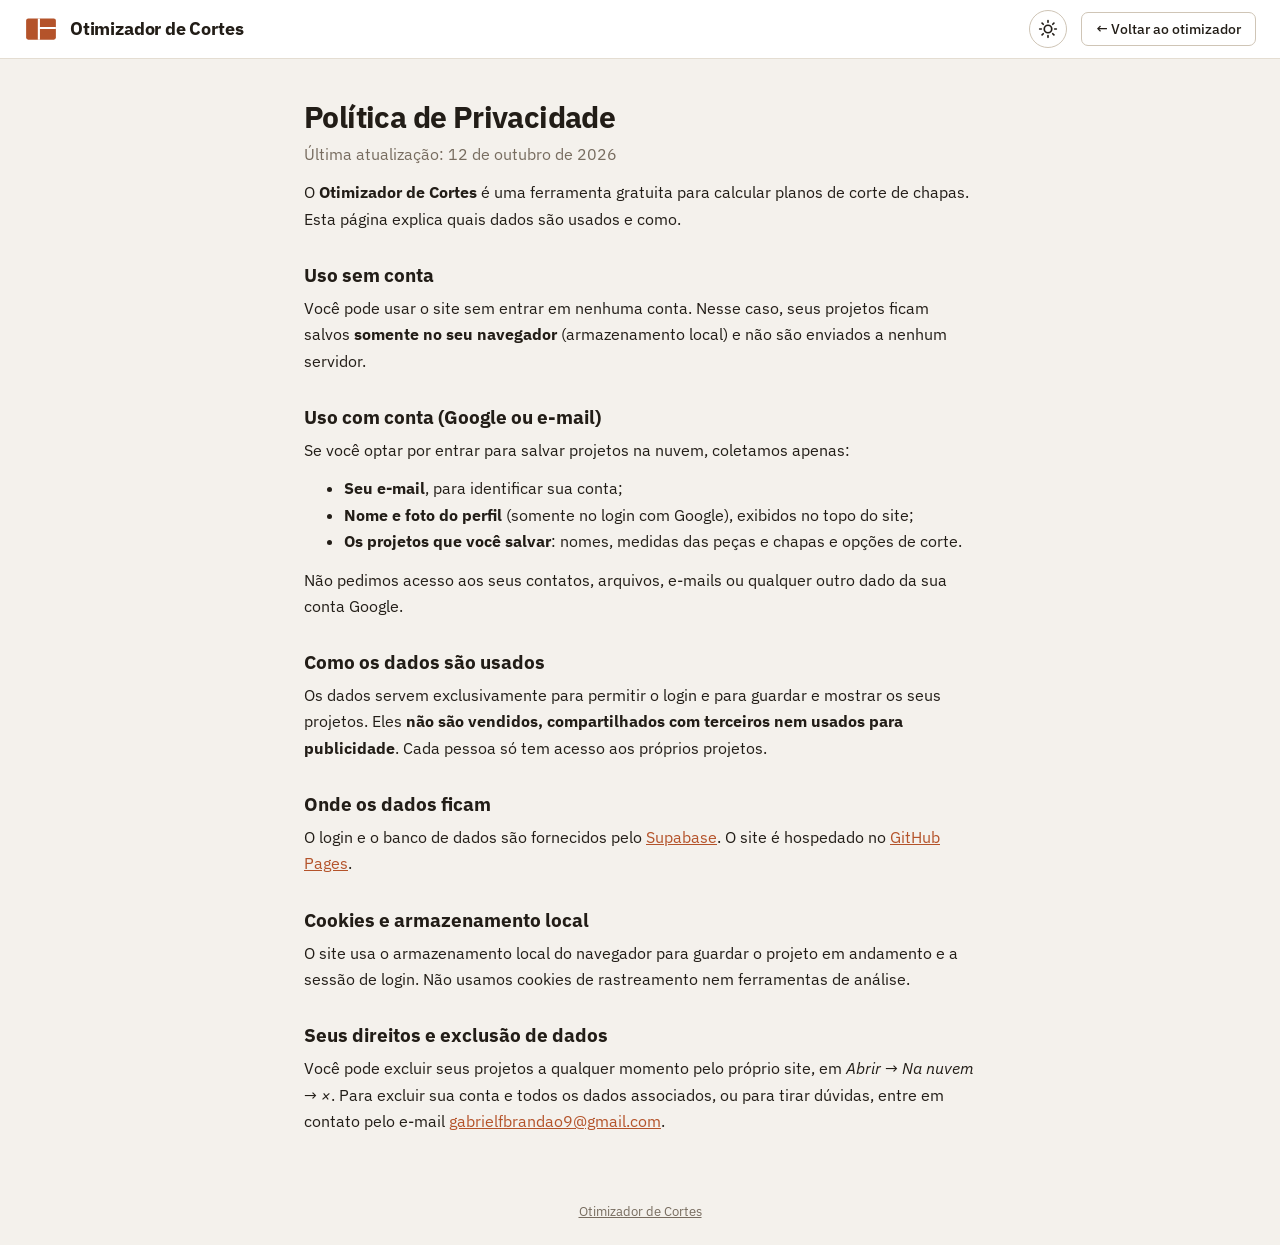
<file: privacidade.html>
<!doctype html>
<html lang="pt-BR">
<head>
  <meta charset="utf-8">
  <meta name="viewport" content="width=device-width, initial-scale=1">
  <title>Política de Privacidade · Otimizador de Cortes</title>
  <meta name="description" content="Política de privacidade do Otimizador de Cortes.">
  <link rel="icon" href="data:image/svg+xml,%3Csvg xmlns='http://www.w3.org/2000/svg' viewBox='0 0 32 32'%3E%3Crect x='2' y='6' width='28' height='20' rx='2' fill='%23b4532a'/%3E%3Cpath d='M14 6v20M14 15h16' stroke='%23fff' stroke-width='2'/%3E%3C/svg%3E">
  <link rel="preconnect" href="https://fonts.googleapis.com">
  <link rel="preconnect" href="https://fonts.gstatic.com" crossorigin>
  <link href="https://fonts.googleapis.com/css2?family=IBM+Plex+Mono:wght@400;500&family=IBM+Plex+Sans:wght@400;500;600;700&display=swap" rel="stylesheet">
  <script>
    // Aplica o tema escolhido antes de desenhar a página (evita piscar a cor errada).
    try {
      var t = localStorage.getItem('otimizador:tema');
      if (t === 'light' || t === 'dark') document.documentElement.dataset.theme = t;
    } catch (e) { /* sem armazenamento */ }
  </script>
  <link rel="stylesheet" href="css/style.css">
</head>
<body>
  <header class="topbar">
    <a class="brand" href="./">
      <svg viewBox="0 0 32 32" aria-hidden="true"><rect x="2" y="6" width="28" height="20" rx="2"/><path d="M14 6v20M14 15h16"/></svg>
      <div>
        <h1>Otimizador de Cortes</h1>
        <p>Plano de corte para chapas</p>
      </div>
    </a>
    <button type="button" class="theme-btn" id="btnTheme" aria-label="Mudar para o modo escuro" title="Mudar para o modo escuro">
      <svg class="sun" viewBox="0 0 24 24" aria-hidden="true"><circle cx="12" cy="12" r="4.5"/><path d="M12 2v2M12 20v2M4.9 4.9l1.4 1.4M17.7 17.7l1.4 1.4M2 12h2M20 12h2M4.9 19.1l1.4-1.4M17.7 6.3l1.4-1.4"/></svg>
      <svg class="moon" viewBox="0 0 24 24" aria-hidden="true"><path d="M20.5 14.5A8.5 8.5 0 0 1 9.5 3.5a8.5 8.5 0 1 0 11 11z"/></svg>
    </button>
    <a class="btn back-link" href="./">← Voltar ao otimizador</a>
  </header>

  <main class="doc">
    <h1>Política de Privacidade</h1>
    <p class="muted">Última atualização: 12 de outubro de 2026</p>

    <p>O <strong>Otimizador de Cortes</strong> é uma ferramenta gratuita para calcular planos de corte de chapas.
      Esta página explica quais dados são usados e como.</p>

    <h2>Uso sem conta</h2>
    <p>Você pode usar o site sem entrar em nenhuma conta. Nesse caso, seus projetos ficam salvos
      <strong>somente no seu navegador</strong> (armazenamento local) e não são enviados a nenhum servidor.</p>

    <h2>Uso com conta (Google ou e-mail)</h2>
    <p>Se você optar por entrar para salvar projetos na nuvem, coletamos apenas:</p>
    <ul>
      <li><strong>Seu e-mail</strong>, para identificar sua conta;</li>
      <li><strong>Nome e foto do perfil</strong> (somente no login com Google), exibidos no topo do site;</li>
      <li><strong>Os projetos que você salvar</strong>: nomes, medidas das peças e chapas e opções de corte.</li>
    </ul>
    <p>Não pedimos acesso aos seus contatos, arquivos, e-mails ou qualquer outro dado da sua conta Google.</p>

    <h2>Como os dados são usados</h2>
    <p>Os dados servem exclusivamente para permitir o login e para guardar e mostrar os seus projetos.
      Eles <strong>não são vendidos, compartilhados com terceiros nem usados para publicidade</strong>.
      Cada pessoa só tem acesso aos próprios projetos.</p>

    <h2>Onde os dados ficam</h2>
    <p>O login e o banco de dados são fornecidos pelo <a href="https://supabase.com/privacy" target="_blank" rel="noopener">Supabase</a>.
      O site é hospedado no <a href="https://docs.github.com/pt/site-policy/privacy-policies/github-general-privacy-statement" target="_blank" rel="noopener">GitHub Pages</a>.</p>

    <h2>Cookies e armazenamento local</h2>
    <p>O site usa o armazenamento local do navegador para guardar o projeto em andamento e a sessão de login.
      Não usamos cookies de rastreamento nem ferramentas de análise.</p>

    <h2>Seus direitos e exclusão de dados</h2>
    <p>Você pode excluir seus projetos a qualquer momento pelo próprio site, em <em>Abrir → Na nuvem → ×</em>.
      Para excluir sua conta e todos os dados associados, ou para tirar dúvidas, entre em contato pelo e-mail
      <a href="mailto:gabrielfbrandao9@gmail.com">gabrielfbrandao9@gmail.com</a>.</p>
  </main>

  <footer class="footer">
    <a href="./">Otimizador de Cortes</a>
  </footer>
  <script src="js/theme.js"></script>
</body>
</html>
</file>
<file: css/style.css>
:root {
  --bg: #f4f1ec;
  --surface: #ffffff;
  --surface-2: #faf8f5;
  --ink: #221d17;
  --muted: #776c5f;
  --line: #e4ddd2;
  --line-strong: #cfc5b6;
  --accent: #b4532a;
  --accent-ink: #ffffff;
  --accent-soft: #f6e5dc;
  --danger: #b42318;
  --danger-soft: #fdecea;
  --ok: #2f7d4f;
  --radius: 10px;
  --shadow: 0 1px 2px rgba(40, 30, 20, 0.06), 0 4px 16px rgba(40, 30, 20, 0.05);
  --sans: 'IBM Plex Sans', 'Segoe UI', system-ui, sans-serif;
  --mono: 'IBM Plex Mono', ui-monospace, Consolas, monospace;
  color-scheme: light;
}

/* Tema escuro: pelo sistema (se a pessoa não escolheu "claro") ou escolhido no botão */
@media (prefers-color-scheme: dark) {
  :root:not([data-theme='light']) {
    --bg: #171411;
    --surface: #211d19;
    --surface-2: #1b1815;
    --ink: #efe8de;
    --muted: #a59a8c;
    --line: #342e27;
    --line-strong: #4a4238;
    --accent: #e0794a;
    --accent-ink: #1b120c;
    --accent-soft: #3a2519;
    --danger: #f2877c;
    --danger-soft: #3a1d1a;
    --ok: #6cc28f;
    --shadow: 0 1px 2px rgba(0, 0, 0, 0.3);
    color-scheme: dark;
  }
}

:root[data-theme='dark'] {
  --bg: #171411;
  --surface: #211d19;
  --surface-2: #1b1815;
  --ink: #efe8de;
  --muted: #a59a8c;
  --line: #342e27;
  --line-strong: #4a4238;
  --accent: #e0794a;
  --accent-ink: #1b120c;
  --accent-soft: #3a2519;
  --danger: #f2877c;
  --danger-soft: #3a1d1a;
  --ok: #6cc28f;
  --shadow: 0 1px 2px rgba(0, 0, 0, 0.3);
  color-scheme: dark;
}

* { box-sizing: border-box; }

html, body { margin: 0; }

body {
  background: var(--bg);
  color: var(--ink);
  font: 15px/1.45 var(--sans);
  -webkit-font-smoothing: antialiased;
  min-height: 100vh;
  display: flex;
  flex-direction: column;
}

h1, h2, h3 { margin: 0; line-height: 1.2; }
.muted { color: var(--muted); }
.mono { font-family: var(--mono); font-size: 0.92em; }

/* ---------- Topo ---------- */

.topbar {
  display: flex;
  align-items: center;
  gap: 14px;
  padding: 10px 24px;
  background: var(--surface);
  border-bottom: 1px solid var(--line);
  position: sticky;
  top: 0;
  z-index: 10;
}

.brand { display: flex; align-items: center; gap: 12px; flex: none; }
.brand svg { width: 34px; height: 34px; flex: none; }
.brand svg rect { fill: var(--accent); }
.brand svg path { stroke: var(--surface); stroke-width: 2; fill: none; }
.brand h1 { font-size: 18px; font-weight: 700; letter-spacing: -0.01em; white-space: nowrap; }
.brand p { margin: 0; font-size: 12.5px; color: var(--muted); white-space: nowrap; }

/* Alternar entre os sites (Otimizador de Cortes / Orçamentos) */
.app-switch { display: inline-flex; align-items: center; gap: 2px; padding: 3px; flex: none; border: 1px solid var(--line); border-radius: 99px; background: var(--surface-2); }
.app-switch a { display: inline-flex; align-items: center; gap: 6px; padding: 5px 12px; border-radius: 99px; color: var(--muted); font-size: 13px; font-weight: 500; text-decoration: none; white-space: nowrap; }
.app-switch a[href]:hover { color: var(--ink); background: var(--surface); }
.app-switch a.on { background: var(--surface); color: var(--accent); box-shadow: 0 1px 2px rgba(0, 0, 0, 0.1); cursor: default; }
.app-switch svg { width: 16px; height: 16px; flex: none; fill: none; stroke: currentColor; stroke-width: 1.8; stroke-linecap: round; stroke-linejoin: round; }

/* Projeto: nome + ações, na mesma linha */
.project { display: flex; align-items: center; gap: 4px; flex: 1 1 auto; min-width: 0; }
.project .project-name { flex: 0 1 240px; min-width: 120px; width: 240px; font-weight: 500; margin-right: 6px; }
.tb-btn {
  display: inline-flex;
  align-items: center;
  gap: 6px;
  height: 36px;
  padding: 0 11px;
  border: 0;
  border-radius: 8px;
  background: none;
  color: var(--muted);
  font-weight: 500;
  font-size: 14px;
  white-space: nowrap;
  cursor: pointer;
  list-style: none;
}
.tb-btn:hover, .dropdown[open] > summary.tb-btn { background: var(--surface-2); color: var(--ink); }
.tb-btn svg { width: 18px; height: 18px; flex: none; fill: none; stroke: currentColor; stroke-width: 1.8; stroke-linecap: round; stroke-linejoin: round; }
.tb-btn .caret { width: 14px; height: 14px; margin-left: -2px; }
.tb-btn .ico-more { display: none; fill: currentColor; stroke: none; }

.top-right { display: flex; align-items: center; gap: 10px; margin-left: auto; flex: none; }

/* Status do salvamento (como no orcamento-marcenaria) */
.sync {
  display: inline-flex;
  align-items: center;
  gap: 6px;
  padding: 4px 10px;
  border: 0;
  border-radius: 99px;
  background: var(--surface-2);
  color: var(--muted);
  font: 500 12.5px var(--sans);
  white-space: nowrap;
  cursor: pointer;
}
.sync::before { content: ''; width: 7px; height: 7px; border-radius: 50%; background: currentColor; flex: none; }
.sync[data-state='saved'] { color: var(--ok); }
.sync[data-state='saving'] { color: var(--muted); }
.sync[data-state='error'] { color: var(--danger); background: var(--danger-soft); }
.sync[data-state='offline'] { color: var(--danger); background: var(--danger-soft); }

.mobile-only { display: none; }
.mobile-only[hidden] { display: none !important; }

/* Botão de tema claro/escuro */
.theme-btn {
  display: inline-grid;
  place-items: center;
  width: 38px;
  height: 38px;
  flex: none;
  border: 1px solid var(--line-strong);
  border-radius: 50%;
  background: var(--surface);
  color: var(--ink);
  cursor: pointer;
  transition: background 0.15s, border-color 0.15s;
}
.theme-btn:hover { background: var(--accent-soft); border-color: var(--accent); color: var(--accent); }
.theme-btn svg { width: 20px; height: 20px; fill: none; stroke: currentColor; stroke-width: 2; stroke-linecap: round; stroke-linejoin: round; }
.theme-btn .moon { display: none; }
.theme-dark .theme-btn .sun { display: none; }
.theme-dark .theme-btn .moon { display: block; }

/* Conta */
.account { display: flex; align-items: center; gap: 4px; padding-left: 8px; margin-left: 4px; border-left: 1px solid var(--line); }
.account[hidden] { display: none; }
.user { display: inline-flex; align-items: center; gap: 8px; min-width: 0; }
.avatar {
  display: inline-grid;
  place-items: center;
  width: 30px;
  height: 30px;
  border-radius: 50%;
  background: var(--accent-soft);
  color: var(--accent);
  font-weight: 600;
  font-size: 14px;
  object-fit: cover;
  flex: none;
}
.user-email { max-width: 180px; overflow: hidden; text-overflow: ellipsis; white-space: nowrap; font-size: 13.5px; }

/* ---------- Controles ---------- */

input, select, button { font: inherit; color: inherit; }

input[type='text'], input[type='email'], input[type='number'], select {
  width: 100%;
  min-width: 0;
  height: 34px;
  padding: 0 9px;
  border: 1px solid var(--line-strong);
  border-radius: 7px;
  background: var(--surface);
  transition: border-color 0.15s, box-shadow 0.15s;
}
input[type='number'] { font-family: var(--mono); font-size: 14px; text-align: right; padding-right: 6px; }
input:focus, select:focus {
  outline: none;
  border-color: var(--accent);
  box-shadow: 0 0 0 3px var(--accent-soft);
}
select:disabled { opacity: 0.45; }

.btn {
  display: inline-flex;
  align-items: center;
  justify-content: center;
  gap: 6px;
  height: 34px;
  padding: 0 14px;
  border: 1px solid var(--line-strong);
  border-radius: 7px;
  background: var(--surface);
  font-weight: 500;
  font-size: 14px;
  cursor: pointer;
  white-space: nowrap;
  transition: background 0.15s, border-color 0.15s;
}
.btn:hover { background: var(--surface-2); border-color: var(--muted); }
.btn.ghost { border-color: transparent; color: var(--muted); }
.btn.primary {
  background: var(--accent);
  border-color: var(--accent);
  color: var(--accent-ink);
}
.btn.primary:hover { filter: brightness(1.07); background: var(--accent); }
.btn.big { height: 46px; font-size: 16px; font-weight: 600; width: 100%; }
.btn:disabled { opacity: 0.7; cursor: progress; }

.icon {
  width: 30px;
  height: 30px;
  border: 0;
  border-radius: 6px;
  background: transparent;
  color: var(--muted);
  font-size: 20px;
  line-height: 1;
  cursor: pointer;
}
.icon:hover { background: var(--danger-soft); color: var(--danger); }

:focus-visible { outline: 2px solid var(--accent); outline-offset: 2px; }

/* Menu Arquivo */
.dropdown { position: relative; }
.dropdown summary { list-style: none; }
.dropdown summary::-webkit-details-marker { display: none; }
.dropdown .menu {
  position: absolute;
  right: 0;
  top: calc(100% + 6px);
  min-width: 230px;
  padding: 6px;
  background: var(--surface);
  border: 1px solid var(--line);
  border-radius: var(--radius);
  box-shadow: 0 10px 30px rgba(0, 0, 0, 0.15);
  z-index: 20;
}
.dropdown .menu button {
  display: block;
  width: 100%;
  text-align: left;
  padding: 8px 10px;
  border: 0;
  border-radius: 6px;
  background: none;
  cursor: pointer;
  font-size: 14px;
}
.dropdown .menu button:hover { background: var(--surface-2); }
.dropdown hr { border: 0; border-top: 1px solid var(--line); margin: 6px 0; }

/* ---------- Layout ---------- */

.layout {
  flex: 1;
  display: grid;
  grid-template-columns: minmax(0, 560px) minmax(0, 1fr);
  gap: 24px;
  padding: 24px;
  align-items: start;
}

.inputs { display: flex; flex-direction: column; gap: 16px; position: sticky; top: 84px; max-height: calc(100vh - 100px); overflow-y: auto; padding-bottom: 4px; }

.card {
  background: var(--surface);
  border: 1px solid var(--line);
  border-radius: var(--radius);
  box-shadow: var(--shadow);
  padding: 16px;
}
.card-head { display: flex; align-items: baseline; justify-content: space-between; gap: 8px; margin-bottom: 10px; }
.card-head h2 { font-size: 15px; font-weight: 600; text-transform: uppercase; letter-spacing: 0.06em; }
.card-head .muted { font-size: 13px; }
.card-actions { display: flex; gap: 8px; margin-top: 10px; }

/* ---------- Tabelas ---------- */

.table-wrap { overflow-x: auto; margin: 0 -4px; padding: 0 4px; }
.grid { width: 100%; border-collapse: collapse; }
.grid th {
  font-size: 12px;
  font-weight: 500;
  color: var(--muted);
  text-align: left;
  padding: 0 3px 6px;
  white-space: nowrap;
}
.grid td { padding: 3px; vertical-align: middle; }
.grid .c-n { width: 30px; }
.grid .c-on { width: 26px; text-align: center; }
.grid .c-on input { width: 17px; height: 17px; margin: 0; accent-color: var(--accent); cursor: pointer; vertical-align: middle; }
.grid tr.off td:not(.c-on) { opacity: 0.4; }
.grid tr.off input[type='text'] { text-decoration: line-through; }
.grid .c-num { width: 82px; min-width: 74px; }
.grid .c-qty { width: 58px; min-width: 52px; }
.grid .c-grain { width: 92px; min-width: 86px; }
.grid .c-stock { width: 120px; min-width: 110px; }
.pieces.one-stock .c-stock { display: none; }
.grid .c-del { width: 32px; }
.grid th.c-num, .grid th.c-qty { text-align: right; padding-right: 9px; }
.grid td:nth-child(2) input, .stocks td:first-child input { min-width: 96px; }
.grid select { padding: 0 4px; font-size: 13px; }

.swatch {
  display: inline-grid;
  place-items: center;
  width: 24px;
  height: 24px;
  border-radius: 6px;
  font: 500 11px var(--mono);
  color: #1d1712;
}

/* ---------- Opções ---------- */

.options { display: grid; grid-template-columns: repeat(2, minmax(0, 1fr)); gap: 12px; }
.field { display: flex; flex-direction: column; gap: 4px; font-size: 13px; color: var(--muted); }
.check { display: flex; gap: 10px; align-items: flex-start; grid-column: 1 / -1; font-size: 14px; cursor: pointer; }
.check input { width: 17px; height: 17px; margin: 2px 0 0; accent-color: var(--accent); flex: none; }
.check small { display: block; color: var(--muted); font-size: 12.5px; }
.check.inline { display: inline-flex; align-items: center; gap: 6px; font-size: 13.5px; }
.check.inline input { margin: 0; }

/* ---------- Resultados ---------- */

.results { min-width: 0; transition: opacity 0.2s; }
.results.stale { opacity: 0.55; }

.empty {
  display: grid;
  place-items: center;
  min-height: 300px;
  border: 1.5px dashed var(--line-strong);
  border-radius: var(--radius);
  color: var(--muted);
  text-align: center;
  padding: 24px;
}

.results-head { display: flex; justify-content: space-between; align-items: flex-end; gap: 12px; flex-wrap: wrap; margin-bottom: 14px; }
.results-head h2 { font-size: 22px; letter-spacing: -0.01em; }
.results-head p { margin: 4px 0 0; font-size: 13.5px; }
.results-actions { display: flex; gap: 8px; }

.stats {
  display: grid;
  grid-template-columns: repeat(auto-fit, minmax(150px, 1fr));
  gap: 10px;
  margin-bottom: 14px;
}
.stat {
  background: var(--surface);
  border: 1px solid var(--line);
  border-radius: var(--radius);
  padding: 12px 14px;
  display: flex;
  flex-direction: column;
  gap: 2px;
}
.stat-label { font-size: 12px; color: var(--muted); text-transform: uppercase; letter-spacing: 0.05em; }
.stat-value { font: 600 22px var(--mono); letter-spacing: -0.02em; }
.stat-sub { font-size: 12.5px; color: var(--muted); }
.bar { display: block; height: 5px; margin-top: 6px; background: var(--line); border-radius: 3px; overflow: hidden; }
.bar span { display: block; height: 100%; background: var(--ok); border-radius: 3px; }

.alert {
  background: var(--danger-soft);
  border: 1px solid var(--danger);
  color: var(--ink);
  border-radius: var(--radius);
  padding: 12px 16px;
  margin-bottom: 14px;
  font-size: 14px;
}
.alert strong { color: var(--danger); }
.alert ul { margin: 6px 0; padding-left: 20px; }
.alert p { margin: 0; color: var(--muted); }

/* Painel "Estatísticas" */
.panel {
  background: var(--surface);
  border: 1px solid var(--line);
  border-radius: var(--radius);
  box-shadow: var(--shadow);
  margin-bottom: 14px;
}
.panel > summary, .cuts > summary {
  display: flex;
  align-items: center;
  gap: 8px;
  cursor: pointer;
  list-style: none;
  font-weight: 600;
}
.panel > summary::-webkit-details-marker, .cuts > summary::-webkit-details-marker { display: none; }
.panel > summary::after, .cuts > summary::after {
  content: '';
  width: 7px;
  height: 7px;
  margin-left: auto;
  border-right: 2px solid var(--muted);
  border-bottom: 2px solid var(--muted);
  transform: rotate(45deg) translateY(-2px);
  transition: transform 0.15s;
}
details[open] > summary::after { transform: rotate(-135deg) translateY(-2px); }
.panel > summary { padding: 12px 16px; font-size: 15px; text-transform: uppercase; letter-spacing: 0.06em; }
.panel[open] > summary { border-bottom: 1px solid var(--line); }

.kv { width: 100%; border-collapse: collapse; font-size: 14px; }
.kv th, .kv td { padding: 8px 16px; text-align: left; vertical-align: top; }
.kv th { font-weight: 500; color: var(--muted); width: 42%; }
.kv tr:nth-child(odd) { background: var(--surface-2); }
.kv td { line-height: 1.7; }

/* Estatísticas por chapa (navegação ‹ 1 / N ›) */
.pager { display: inline-flex; align-items: center; gap: 4px; margin-left: 12px; text-transform: none; letter-spacing: 0; font-weight: 500; }
.pager-label { font-family: var(--mono); font-size: 14px; min-width: 52px; text-align: center; }
.pager-btn {
  width: 30px;
  height: 30px;
  border: 1px solid var(--line-strong);
  border-radius: 7px;
  background: var(--surface);
  font-size: 18px;
  line-height: 1;
  cursor: pointer;
}
.pager-btn:hover:not(:disabled) { background: var(--accent-soft); border-color: var(--accent); color: var(--accent); }
.pager-btn:disabled { opacity: 0.4; cursor: default; }
.link { border: 0; background: none; padding: 0; margin-left: 8px; color: var(--accent); font-size: 13px; cursor: pointer; text-decoration: underline; }

/* Sequência de cortes */
.cuts { margin-top: 12px; border-top: 1px solid var(--line); padding-top: 10px; }
.cuts > summary { font-size: 14px; padding: 4px 0; }
.cuts-help { font-size: 12.5px; margin: 6px 0 8px; }
.cut-table { width: 100%; border-collapse: collapse; font-size: 13.5px; }
.cut-table th { text-align: left; font-size: 12px; font-weight: 500; color: var(--muted); padding: 6px 8px; border-bottom: 1px solid var(--line-strong); white-space: nowrap; }
.cut-table td { padding: 6px 8px; border-bottom: 1px solid var(--line); vertical-align: middle; white-space: nowrap; }
.cut-table td.num { font-family: var(--mono); color: var(--muted); }
.cut-res { display: flex; align-items: center; flex-wrap: wrap; gap: 4px 6px; white-space: normal; }
.cut-res .dot { display: inline-block; }
.sep-bar { color: var(--line-strong); }
.tag { font-size: 11px; padding: 1px 6px; border-radius: 99px; background: var(--accent-soft); color: var(--accent); }

/* Barra de visualização das chapas */
.viewbar {
  display: flex;
  flex-wrap: wrap;
  align-items: center;
  gap: 10px 18px;
  padding: 10px 12px;
  margin-bottom: 10px;
  background: var(--surface);
  border: 1px solid var(--line);
  border-radius: var(--radius);
}
.vb-group { display: inline-flex; align-items: center; gap: 6px; }
.vb-label { font-size: 12px; color: var(--muted); text-transform: uppercase; letter-spacing: 0.05em; margin-right: 2px; }
.vb-val { font: 500 13px var(--mono); min-width: 44px; text-align: center; }
.vb-btn {
  min-width: 32px;
  height: 30px;
  padding: 0 8px;
  border: 1px solid var(--line-strong);
  border-radius: 7px;
  background: var(--surface);
  font-weight: 600;
  font-size: 15px;
  line-height: 1;
  cursor: pointer;
}
.vb-btn.small-a { font-size: 12px; }
.vb-btn:hover:not(:disabled) { background: var(--accent-soft); border-color: var(--accent); color: var(--accent); }
.vb-btn:disabled { opacity: 0.4; cursor: default; }
.seg { gap: 0; }
.seg-btn {
  height: 30px;
  padding: 0 12px;
  border: 1px solid var(--line-strong);
  background: var(--surface);
  font-size: 13px;
  cursor: pointer;
}
.seg-btn:first-child { border-radius: 7px 0 0 7px; }
.seg-btn:last-child { border-radius: 0 7px 7px 0; border-left: 0; }
.seg-btn.on { background: var(--accent); border-color: var(--accent); color: var(--accent-ink); font-weight: 500; }

.stepper { display: flex; align-items: center; flex-wrap: wrap; gap: 8px; margin-top: 10px; font-size: 14px; }
.step-label { min-width: 130px; text-align: center; }
.cut-table tr.current td { background: var(--accent-soft); }
.cut-table tr.current td.num { color: var(--accent); font-weight: 600; }

.view-toggles { display: flex; gap: 18px; flex-wrap: wrap; margin-bottom: 12px; }

.sheets { display: flex; flex-direction: column; gap: 16px; }
.sheet {
  background: var(--surface);
  border: 1px solid var(--line);
  border-radius: var(--radius);
  box-shadow: var(--shadow);
  padding: 14px 16px 16px;
  break-inside: avoid;
}
.sheet header { display: flex; align-items: center; gap: 12px; margin-bottom: 10px; }
.sheet header > div:first-child { flex: 1; min-width: 0; }
.sheet h3 { font-size: 16px; display: flex; align-items: center; gap: 8px; }
.sheet header p { margin: 2px 0 0; font-size: 13px; }
.badge { font: 500 12px var(--mono); background: var(--accent-soft); color: var(--accent); padding: 2px 7px; border-radius: 99px; }
.sheet-eff { text-align: right; }
.sheet-eff .mono { display: block; font-size: 18px; font-weight: 600; }
.sheet-eff small { color: var(--muted); font-size: 11.5px; }
.sheet header .icon:hover { background: var(--accent-soft); color: var(--accent); }

.svg-wrap { background: #fbf9f6; border-radius: 6px; padding: 8px; overflow: auto; max-height: 85vh; }
.svg-wrap svg { display: block; width: 100%; height: auto; max-width: none; margin: 0 auto; }

.parts-list { display: flex; flex-wrap: wrap; gap: 6px 16px; margin: 12px 0 0; padding: 0; list-style: none; font-size: 13px; }
.parts-list li { display: inline-flex; align-items: center; gap: 6px; }
.parts-list .mono { color: var(--muted); }
.dot { width: 10px; height: 10px; border-radius: 3px; flex: none; }

/* ---------- Diálogo de projetos ---------- */

dialog {
  width: min(460px, calc(100vw - 32px));
  padding: 0;
  border: 1px solid var(--line);
  border-radius: 12px;
  background: var(--surface);
  color: var(--ink);
  box-shadow: 0 20px 60px rgba(0, 0, 0, 0.25);
}
dialog::backdrop { background: rgba(20, 15, 10, 0.4); }
.dlg { padding: 16px 18px 18px; }
.dlg-head { display: flex; justify-content: space-between; align-items: center; margin-bottom: 10px; }
.dlg-head h2 { font-size: 17px; }
.list-search { width: 100%; margin: 0 0 10px; padding: 8px 10px; font: inherit; font-size: 14px; color: inherit;
  background: var(--input-bg, transparent); border: 1px solid var(--line); border-radius: 8px; }
.list-search[hidden], .grid tr.hide { display: none !important; }
.backup-row { display: flex; flex-wrap: wrap; gap: 4px 8px; margin-top: 12px; padding-top: 10px; border-top: 1px solid var(--line); }
.backup-row .btn { font-size: 13px; }
.project-list { list-style: none; margin: 0; padding: 0; max-height: 60vh; overflow-y: auto; }
.project-list li { display: flex; align-items: center; gap: 8px; padding: 10px 0; border-top: 1px solid var(--line); }
.project-list li > div { flex: 1; min-width: 0; }
.project-list strong { display: block; overflow: hidden; text-overflow: ellipsis; white-space: nowrap; }
.project-list small { color: var(--muted); font-size: 12px; }
.project-list li.muted { font-size: 14px; }
.project-list li.current strong { color: var(--accent); }
.dlg-section + .dlg-section { margin-top: 18px; }
.dlg-section h3 { font-size: 12px; font-weight: 600; text-transform: uppercase; letter-spacing: 0.06em; color: var(--muted); margin-bottom: 4px; }
.dlg-text { margin: 0 0 16px; font-size: 14px; }

/* Compartilhar */
.share-row { display: flex; gap: 8px; }
.share-row input { flex: 1; font: 13px var(--mono); }
.share-actions { display: flex; flex-wrap: wrap; gap: 8px; margin-top: 10px; }
a.btn { text-decoration: none; color: inherit; }
.share-note { font-size: 12.5px; margin: 14px 0 0; }

.btn.google { gap: 10px; }
.btn.google svg { width: 20px; height: 20px; }
.btn[hidden], .sep[hidden], #emailLogin[hidden] { display: none; }
.sep { display: flex; align-items: center; gap: 10px; margin: 16px 0; color: var(--muted); font-size: 13px; }
.sep::before, .sep::after { content: ''; flex: 1; border-top: 1px solid var(--line); }
.email-btn { width: 100%; margin-top: 10px; }
.login-msg { margin: 12px 0 0; font-size: 13.5px; color: var(--ok); min-height: 1em; }
.login-msg.error { color: var(--danger); }
.login-msg:empty { display: none; }

/* ---------- Avisos ---------- */

.toast {
  position: fixed;
  left: 50%;
  bottom: 24px;
  transform: translate(-50%, 20px);
  background: var(--ink);
  color: var(--bg);
  padding: 10px 16px;
  border-radius: 8px;
  font-size: 14px;
  opacity: 0;
  pointer-events: none;
  transition: opacity 0.2s, transform 0.2s;
  z-index: 50;
  max-width: calc(100vw - 32px);
}
.toast.show { opacity: 1; transform: translate(-50%, 0); }

.footer { padding: 16px 24px 24px; text-align: center; font-size: 12.5px; color: var(--muted); }
.footer a { color: inherit; }
a.brand { color: inherit; text-decoration: none; }
a.brand + .theme-btn { margin-left: auto; }

/* Páginas de texto (política de privacidade) */
.doc { flex: 1; width: 100%; max-width: 720px; margin: 0 auto; padding: 40px 24px; font-size: 16px; line-height: 1.65; }
.doc h1 { font-size: 30px; letter-spacing: -0.02em; margin-bottom: 6px; }
.doc h2 { font-size: 19px; margin: 32px 0 8px; }
.doc p, .doc ul { margin: 0 0 12px; }
.doc a { color: var(--accent); }

/* ---------- Responsivo ---------- */

/* No topo a conta mostra só a foto (o e-mail aparece ao passar o mouse). */
.topbar .user-email { display: none; }

@media (max-width: 1600px) {
  .app-switch span { display: none; }
  .app-switch a { padding: 5px 9px; }
}

@media (max-width: 1440px) {
  .brand p { display: none; }
}

@media (max-width: 1320px) {
  .tb-btn > span { display: none; }
  .tb-btn { padding: 0 9px; }
  .tb-btn .caret { display: none; }
}

@media (max-width: 1100px) {
  .brand-text { display: none; }
  .sync { width: 30px; height: 30px; padding: 0; justify-content: center; }
  .sync .sync-text { display: none; }
  .sync::before { width: 9px; height: 9px; }
}

@media (max-width: 1080px) {
  .layout { grid-template-columns: minmax(0, 1fr); }
  .inputs { position: static; max-height: none; overflow: visible; }
}

@media (max-width: 640px) {
  .layout { padding: 16px; gap: 16px; }
  .card { padding: 12px; }
  .options { grid-template-columns: minmax(0, 1fr); }
  .sheet { padding: 12px; }
  .svg-wrap { padding: 4px; }
}

/* ---------- App no celular ---------- */

.tabbar { display: none; }
.net-badge {
  font-size: 12px;
  font-weight: 600;
  padding: 4px 10px;
  border-radius: 99px;
  background: var(--danger-soft);
  color: var(--danger);
  white-space: nowrap;
}
.net-badge[hidden], .install-btn[hidden] { display: none; }

@media (max-width: 760px) {
  body { padding-bottom: calc(66px + env(safe-area-inset-bottom)); }
  /* Topo numa linha só: logo · nome do projeto · status · tema · menu ⋮ */
  .topbar { padding: 8px 12px; gap: 8px; }
  .brand-text { display: none; }
  .brand svg { width: 30px; height: 30px; }
  .app-switch { order: 0; padding: 0; border: 0; background: none; }
  .app-switch a.on { display: none; }
  .app-switch a { width: 34px; height: 34px; padding: 0; justify-content: center; border: 1px solid var(--line-strong); }
  .app-switch svg { width: 18px; height: 18px; }
  .project { display: contents; }
  .project .project-name { order: 1; flex: 1 1 auto; width: auto; min-width: 0; margin: 0; height: 38px; font-size: 15px; }
  .project > .tb-btn { display: none; }
  .top-right { order: 2; gap: 6px; }
  .dropdown { order: 3; }
  .dropdown > summary.tb-btn { width: 36px; padding: 0; justify-content: center; }
  .dropdown > summary .ico-file, .dropdown > summary .caret { display: none; }
  .dropdown > summary .ico-more { display: block; width: 20px; height: 20px; }
  .sync { width: 30px; height: 30px; padding: 0; justify-content: center; }
  .sync .sync-text { display: none; }
  .sync::before { width: 9px; height: 9px; }
  .theme-btn { width: 34px; height: 34px; }
  .net-badge, .account, .install-btn { display: none !important; }
  .mobile-only { display: block; }
  .dropdown .menu { min-width: 250px; }

  /* Só a seção da aba escolhida aparece */
  .layout [data-tab] { display: none !important; }
  body[data-tab='pieces'] .layout [data-tab~='pieces'],
  body[data-tab='stocks'] .layout [data-tab~='stocks'],
  body[data-tab='options'] .layout [data-tab~='options'],
  body[data-tab='plan'] .layout [data-tab~='plan'] { display: block !important; }
  body[data-tab='pieces'] .layout .calc-btn[data-tab~='pieces'],
  body[data-tab='stocks'] .layout .calc-btn[data-tab~='stocks'],
  body[data-tab='options'] .layout .calc-btn[data-tab~='options'] { display: flex !important; }
  .layout { padding: 12px; gap: 12px; }
  .footer { padding-bottom: 12px; }

  /* Barra de abas */
  .tabbar {
    display: grid;
    grid-template-columns: repeat(4, 1fr);
    position: fixed;
    left: 0;
    right: 0;
    bottom: 0;
    z-index: 30;
    padding: 4px 6px env(safe-area-inset-bottom);
    background: var(--surface);
    border-top: 1px solid var(--line);
    box-shadow: 0 -4px 16px rgba(0, 0, 0, 0.08);
  }
  .tabbar button {
    position: relative;
    display: flex;
    flex-direction: column;
    align-items: center;
    gap: 2px;
    padding: 7px 0 6px;
    border: 0;
    background: none;
    color: var(--muted);
    font-size: 12px;
    font-weight: 500;
    cursor: pointer;
  }
  .tabbar svg { width: 24px; height: 24px; fill: none; stroke: currentColor; stroke-width: 1.8; stroke-linejoin: round; stroke-linecap: round; }
  .tabbar button.on { color: var(--accent); }
  .tabbar button.on::before {
    content: '';
    position: absolute;
    top: -4px;
    left: 30%;
    right: 30%;
    height: 3px;
    border-radius: 0 0 3px 3px;
    background: var(--accent);
  }
  .tab-badge {
    position: absolute;
    top: 3px;
    left: 56%;
    padding: 1px 5px;
    border-radius: 99px;
    background: var(--ok);
    color: #fff;
    font: 600 10px var(--mono);
  }
  .tab-badge.warn { background: var(--danger); }
  .tab-badge[hidden] { display: none; }

  .toast { bottom: calc(80px + env(safe-area-inset-bottom)); }

  /* Campos maiores para o dedo */
  input[type='text'], input[type='email'], input[type='number'], select { height: 42px; font-size: 16px; }
  .btn { height: 40px; }
  .btn.big { height: 50px; }

  /* Tabelas de peças e chapas viram cartões */
  .card { padding: 12px; }
  .card .table-wrap { overflow: visible; margin: 0; padding: 0; }
  .grid, .grid tbody { display: block; }
  .grid thead { display: none; }
  .grid tbody tr {
    display: grid;
    grid-template-columns: 28px 30px repeat(4, minmax(0, 1fr)) 34px;
    grid-template-areas:
      'on n name name name name del'
      'len len len wid wid qty qty'
      'grain grain grain stock stock stock stock';
    gap: 8px 6px;
    align-items: end;
    padding: 12px 10px;
    margin-bottom: 10px;
    border: 1px solid var(--line);
    border-radius: var(--radius);
    background: var(--surface-2);
  }
  .grid.stocks tbody tr { grid-template-areas: 'on name name name name name del' 'len len len wid wid qty qty'; }
  .grid td { display: flex; flex-direction: column; gap: 3px; padding: 0; width: auto !important; min-width: 0 !important; }
  .grid td[data-label]::before { content: attr(data-label); font-size: 11.5px; color: var(--muted); }
  .grid td.c-on { grid-area: on; align-self: center; }
  .grid td.c-n { grid-area: n; align-self: center; }
  .grid td.c-name { grid-area: name; }
  .grid td.c-del { grid-area: del; align-self: center; }
  .grid td.c-len { grid-area: len; }
  .grid td.c-wid { grid-area: wid; }
  .grid td.c-qty { grid-area: qty; }
  .grid td.c-grain { grid-area: grain; }
  .grid td.c-stock { grid-area: stock; }
  .pieces.one-stock tbody tr { grid-template-areas: 'on n name name name name del' 'len len len wid wid qty qty' 'grain grain grain grain . . .'; }
  .grid td input[type='text'] { font-weight: 500; }
  .grid .icon { width: 34px; height: 34px; }
  .grid tr.off { background: transparent; border-style: dashed; }

  /* Resultado */
  .results-head h2 { font-size: 19px; }
  .stats { grid-template-columns: repeat(2, minmax(0, 1fr)); gap: 8px; }
  .stat { padding: 10px 12px; }
  .stat-value { font-size: 19px; }
  .kv th, .kv td { padding: 8px 12px; }
  .kv th { width: 46%; }
  .viewbar { gap: 8px 12px; }
  .pager { margin-left: auto; }
  .sheet header { flex-wrap: wrap; }
}

/* App instalado (tela cheia) */
@media (display-mode: standalone) {
  .install-btn { display: none !important; }
}

/* ---------- Impressão / PDF ---------- */

@media print {
  :root { --bg: #fff; --surface: #fff; --ink: #000; --line: #ccc; --shadow: none; color-scheme: light; }
  body { background: #fff; }
  .topbar, .inputs, .footer, .no-print, .toast, .tabbar { display: none !important; }
  .layout [data-tab] { display: block !important; }
  .layout { display: block; padding: 0; }
  .results.stale { opacity: 1; }
  .sheet { break-inside: avoid; page-break-inside: avoid; box-shadow: none; }
  .stats { grid-template-columns: repeat(5, 1fr); }
}
</file>
